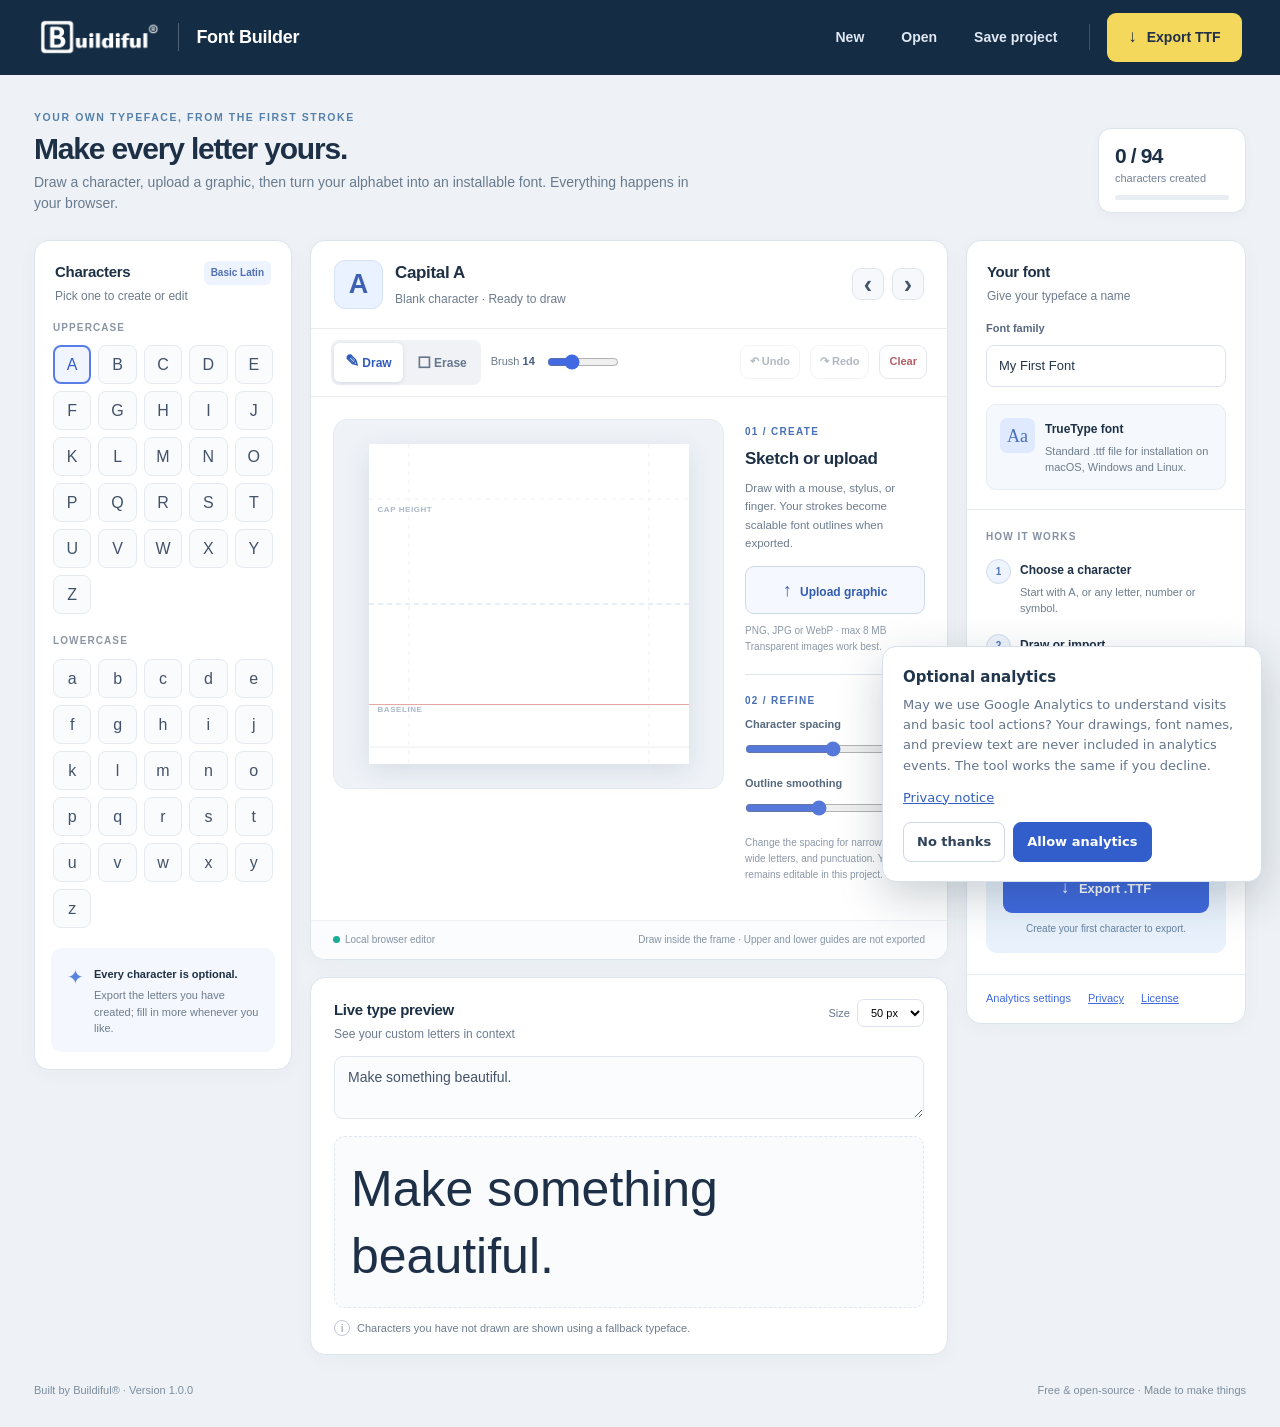
<file: index.html>
<!doctype html>
<html lang="en">
<head>
  <meta charset="utf-8">
  <meta name="viewport" content="width=device-width, initial-scale=1">
  <meta name="theme-color" content="#142d45">
  <meta name="description" content="Draw or upload your own letters, preview your custom typeface, and export an installable font — free, in your browser. Font Builder by Buildiful®.">
  <title>Font Builder by Buildiful®</title>
  <link rel="icon" type="image/x-icon" href="assets/favicon.ico">
  <link rel="icon" type="image/png" sizes="32x32" href="assets/favicon-32x32.png">
  <link rel="icon" type="image/png" sizes="16x16" href="assets/favicon-16x16.png">
  <link rel="apple-touch-icon" sizes="180x180" href="assets/apple-touch-icon.png">
  <link rel="stylesheet" href="styles.css">
  <script defer src="./buildiful-analytics-consent.js" data-measurement-id="G-TG14RBXLTF" data-tool-name="Font Builder" data-privacy-url="./privacy.html"></script>
  <script src="js/font-engine.js" defer></script>
  <script src="js/app.js" defer></script>
</head>
<body>
  <header class="topbar">
    <div class="brandgroup">
      <a class="logo-link" href="https://buildiful.com/" target="_blank" rel="noopener noreferrer" aria-label="Buildiful® website"><img src="assets/buildiful-logo-white.png" alt="Buildiful®" class="brandlogo"></a>
      <div class="branddivider" aria-hidden="true"></div>
      <div class="appname"><strong>Font Builder</strong></div>
    </div>
    <div class="header-actions">
      <button type="button" class="btn nav-dark" id="newProject">New</button>
      <button type="button" class="btn nav-dark" id="openProject">Open</button>
      <button type="button" class="btn nav-dark" id="saveProject">Save project</button>
      <span class="top-divider" aria-hidden="true"></span>
      <button type="button" class="btn export-btn" id="exportFont"><span aria-hidden="true">↓</span> Export TTF</button>
    </div>
  </header>

  <div class="page-intro">
    <div>
      <div class="eyebrow">YOUR OWN TYPEFACE, FROM THE FIRST STROKE</div>
      <h1>Make every letter yours.</h1>
      <p>Draw a character, upload a graphic, then turn your alphabet into an installable font. Everything happens in your browser.</p>
    </div>
    <div class="completion-badge"><span id="progressCount">0 / 94</span><small>characters created</small><div class="meter"><div class="meter-fill" id="progressFill"></div></div></div>
  </div>

  <main class="workspace">
    <aside class="panel glyph-panel" aria-label="Character set">
      <div class="panel-heading"><div><h2>Characters</h2><p>Pick one to create or edit</p></div><span class="soft-pill">Basic Latin</span></div>
      <div class="glyph-scroll" id="glyphGroups"></div>
      <div class="sidebar-tip"><span class="tip-dot">✦</span><div><strong>Every character is optional.</strong><p>Export the letters you have created; fill in more whenever you like.</p></div></div>
    </aside>

    <section class="main-area" aria-label="Glyph editor and preview">
      <div class="panel editor-panel">
        <div class="editor-title-row">
          <div class="editor-title"><span class="current-character" id="currentCharacter">A</span><div><h2 id="characterHeading">Capital A</h2><p id="characterStatus">Blank character · Ready to draw</p></div></div>
          <div class="editor-nav"><button class="iconbtn" id="previousChar" aria-label="Previous character" title="Previous character">‹</button><button class="iconbtn" id="nextChar" aria-label="Next character" title="Next character">›</button></div>
        </div>
        <div class="editor-toolbar">
          <div class="tool-switch" role="group" aria-label="Drawing tool"><button class="tool-btn active" id="drawTool" aria-pressed="true">✎ <span>Draw</span></button><button class="tool-btn" id="eraseTool" aria-pressed="false">◻ <span>Erase</span></button></div>
          <label class="range-label" for="brushSize">Brush <strong id="brushSizeOutput">14</strong></label><input type="range" min="2" max="42" value="14" id="brushSize" aria-label="Brush size">
          <span class="toolbar-spacer"></span>
          <button class="mini-btn" id="undoBtn" title="Undo drawing" aria-label="Undo">↶ Undo</button>
          <button class="mini-btn" id="redoBtn" title="Redo drawing" aria-label="Redo">↷ Redo</button>
          <button class="mini-btn danger" id="clearBtn">Clear</button>
        </div>
        <div class="draw-layout">
          <div class="paper-wrap" id="paperWrap">
            <div class="canvas-container">
              <canvas id="guideCanvas" width="320" height="320" aria-hidden="true"></canvas>
              <canvas id="glyphCanvas" width="320" height="320" aria-label="Draw the selected character using your mouse, finger, or stylus" tabindex="0"></canvas>
              <span class="canvas-label baseline-label">BASELINE</span><span class="canvas-label cap-label">CAP HEIGHT</span>
            </div>
          </div>
          <div class="editor-help">
            <div class="step-number">01 / CREATE</div>
            <h3>Sketch or upload</h3>
            <p>Draw with a mouse, stylus, or finger. Your strokes become scalable font outlines when exported.</p>
            <button type="button" class="btn upload-btn" id="uploadGraphic"><span aria-hidden="true">↑</span> Upload graphic</button>
            <p class="tiny-help">PNG, JPG or WebP · max 8 MB<br>Transparent images work best.</p>
            <div class="hint-separator"></div>
            <div class="step-number">02 / REFINE</div>
            <label class="setting-label" for="advanceWidth">Character spacing <span id="advanceValue">650</span></label>
            <input id="advanceWidth" type="range" min="220" max="1100" value="650" step="10">
            <label class="setting-label" for="smoothness">Outline smoothing <span id="smoothnessValue">2</span></label>
            <input id="smoothness" type="range" min="0" max="5" value="2" step="1">
            <p class="tiny-help">Change the spacing for narrow letters, wide letters, and punctuation. Your font remains editable in this project.</p>
          </div>
        </div>
        <div class="canvas-footer"><span><span class="status-dot"></span>Local browser editor</span><span>Draw inside the frame · Upper and lower guides are not exported</span></div>
      </div>
      <div class="panel preview-panel">
        <div class="preview-head"><div><h2>Live type preview</h2><p>See your custom letters in context</p></div><label class="size-setting">Size <select id="previewSize"><option value="36">36 px</option><option selected value="50">50 px</option><option value="68">68 px</option><option value="88">88 px</option></select></label></div>
        <label for="previewText" class="sr-only">Preview sample text</label>
        <textarea id="previewText" rows="2" spellcheck="false" placeholder="Type something to preview...">Make something beautiful.</textarea>
        <div class="type-preview" id="typePreview" aria-live="polite"></div>
        <p class="preview-note"><span class="small-round">i</span> Characters you have not drawn are shown using a fallback typeface.</p>
      </div>
    </section>

    <aside class="panel project-panel" aria-label="Font settings and export">
      <div class="panel-heading"><div><h2>Your font</h2><p>Give your typeface a name</p></div></div>
      <label for="fontName" class="setting-label strong">Font family</label>
      <input class="text-input" id="fontName" type="text" maxlength="60" value="My First Font" autocomplete="off" spellcheck="false" placeholder="e.g. Sunday Scribble">
      <div class="setting-card"><div class="setting-icon">Aa</div><div><strong>TrueType font</strong><p>Standard .ttf file for installation on macOS, Windows and Linux.</p></div></div>
      <hr>
      <div class="detail-title">HOW IT WORKS</div>
      <ol class="work-steps"><li><div><strong>Choose a character</strong><p>Start with A, or any letter, number or symbol.</p></div></li><li><div><strong>Draw or import</strong><p>Create black shapes on a transparent canvas.</p></div></li><li><div><strong>Preview and export</strong><p>Download a real installable font file.</p></div></li></ol>
      <div class="export-card"><strong>Your font, your rules.</strong><p>No account. No subscription. Your drawings stay on your device.</p><button type="button" class="btn export-wide" id="exportFontSide"><span aria-hidden="true">↓</span> Export .TTF</button><div class="export-small" id="exportSummary">Create your first character to export.</div></div>
      <div class="aside-bottom"><button class="text-link" id="analyticsSettings" type="button">Analytics settings</button><a href="privacy.html">Privacy</a><a href="LICENSE">License</a></div>
    </aside>
  </main>
  <footer class="site-footer"><span>Built by Buildiful® <span aria-hidden="true">·</span> Version 1.0.0</span><span>Free &amp; open-source <span aria-hidden="true">·</span> Made to make things</span></footer>
  <input type="file" id="imageInput" accept="image/png,image/jpeg,image/webp" hidden>
  <input type="file" id="projectInput" accept=".json,.fontbuilder.json,application/json" hidden>
  <div class="toast" id="toast" role="status" aria-live="polite"></div>
</body>
</html>
</file>
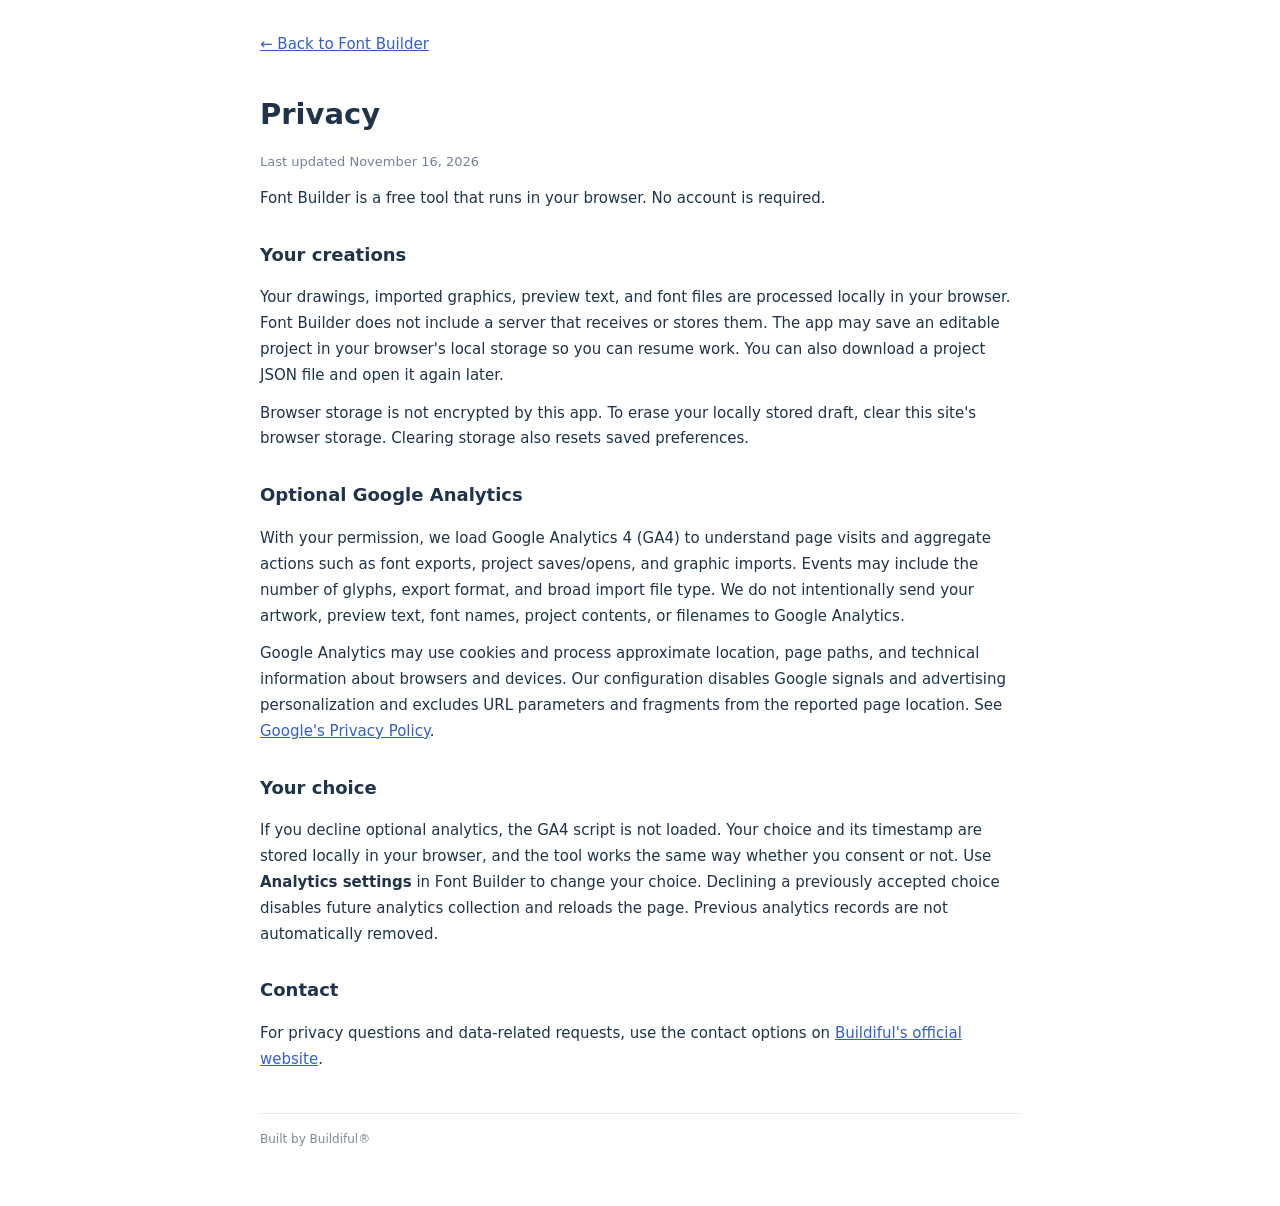
<file: privacy.html>
<!doctype html>
<html lang="en">
<head>
  <meta charset="utf-8">
  <meta name="viewport" content="width=device-width,initial-scale=1">
  <meta name="theme-color" content="#142d45">
  <meta name="description" content="Font Builder by Buildiful® — analytics and local data privacy notice.">
  <title>Privacy — Font Builder by Buildiful®</title>
  <link rel="icon" type="image/png" sizes="32x32" href="assets/favicon-32x32.png">
  <style>
    body{max-width:760px;margin:0 auto;padding:32px 24px 56px;color:#1f334a;font:15px/1.72 system-ui,-apple-system,sans-serif;background:#fff}
    a{color:#345fc4}h1{font-size:29px;line-height:1.2}h2{margin-top:28px;font-size:18px}
    p{margin:12px 0}.back{display:inline-block;margin:0 0 20px}.muted{color:#758296;font-size:13px}
    footer{margin-top:40px;border-top:1px solid #e4e9f0;padding-top:15px;color:#7b899a;font-size:12px}
  </style>
</head>
<body>
  <a class="back" href="index.html">← Back to Font Builder</a>
  <main>
    <h1>Privacy</h1>
    <p class="muted">Last updated November 16, 2026</p>
    <p>Font Builder is a free tool that runs in your browser. No account is required.</p>
    <h2>Your creations</h2>
    <p>Your drawings, imported graphics, preview text, and font files are processed locally in your browser. Font Builder does not include a server that receives or stores them. The app may save an editable project in your browser's local storage so you can resume work. You can also download a project JSON file and open it again later.</p>
    <p>Browser storage is not encrypted by this app. To erase your locally stored draft, clear this site's browser storage. Clearing storage also resets saved preferences.</p>
    <h2>Optional Google Analytics</h2>
    <p>With your permission, we load Google Analytics 4 (GA4) to understand page visits and aggregate actions such as font exports, project saves/opens, and graphic imports. Events may include the number of glyphs, export format, and broad import file type. We do not intentionally send your artwork, preview text, font names, project contents, or filenames to Google Analytics.</p>
    <p>Google Analytics may use cookies and process approximate location, page paths, and technical information about browsers and devices. Our configuration disables Google signals and advertising personalization and excludes URL parameters and fragments from the reported page location. See <a href="https://policies.google.com/privacy" target="_blank" rel="noopener noreferrer">Google's Privacy Policy</a>.</p>
    <h2>Your choice</h2>
    <p>If you decline optional analytics, the GA4 script is not loaded. Your choice and its timestamp are stored locally in your browser, and the tool works the same way whether you consent or not. Use <strong>Analytics settings</strong> in Font Builder to change your choice. Declining a previously accepted choice disables future analytics collection and reloads the page. Previous analytics records are not automatically removed.</p>
    <h2>Contact</h2>
    <p>For privacy questions and data-related requests, use the contact options on <a href="https://buildiful.com/" target="_blank" rel="noopener noreferrer">Buildiful's official website</a>.</p>
  </main>
  <footer>Built by Buildiful®</footer>
</body>
</html>
</file>
<file: styles.css>
:root{--navy:#142d45;--navy2:#1c3951;--blue:#4169e1;--text:#1d3045;--sub:#6d7c8e;--line:#dce4ec;--wash:#f2f5f9;--white:#fff;--mint:#19ad97}
*{box-sizing:border-box}html{scroll-behavior:smooth}body{margin:0;font:14px/1.45 -apple-system,BlinkMacSystemFont,"Segoe UI",Inter,Roboto,Arial,sans-serif;color:var(--text);background:#eef2f6}button,input,select,textarea{font:inherit}button{cursor:pointer}button:disabled{opacity:.45;cursor:not-allowed}a{color:var(--blue)}.sr-only{position:absolute;width:1px;height:1px;overflow:hidden;clip:rect(0,0,0,0);white-space:nowrap}.topbar{min-height:70px;background:var(--navy);color:white;display:flex;align-items:center;justify-content:space-between;gap:16px;padding:13px clamp(18px,3vw,44px)}.brandgroup,.header-actions{display:flex;align-items:center;gap:17px}.logo-link{line-height:0;display:block}.brandlogo{width:123px;height:auto;display:block}.branddivider{height:28px;width:1px;background:rgba(255,255,255,.25)}.appname{font-size:18px;letter-spacing:-.015em}.header-actions{gap:7px}.btn,.mini-btn,.iconbtn{border:1px solid transparent;border-radius:9px;font-weight:650;transition:background .15s,border-color .15s,transform .1s}.btn:active,.mini-btn:active,.iconbtn:active{transform:translateY(1px)}.nav-dark{padding:10px 14px;color:#e0e8f4;background:transparent}.nav-dark:hover{background:rgba(255,255,255,.09)}.top-divider{height:26px;width:1px;background:#3c5367;margin:0 10px}.export-btn{background:#f4d85c;color:#213049;padding:11px 20px}.export-btn:hover{background:#ffe982}.export-btn span,.export-wide span{font-size:17px;margin-right:6px}.page-intro{max-width:1540px;padding:35px 34px 27px;margin:auto;display:flex;align-items:end;justify-content:space-between;gap:25px}.eyebrow{font-size:10.5px;font-weight:800;letter-spacing:.15em;color:#5580ab}.page-intro h1{margin:7px 0 6px;font-size:30px;letter-spacing:-.04em;line-height:1.15}.page-intro p{margin:0;max-width:660px;color:#687a8e;font-size:14px}.completion-badge{background:#fff;border:1px solid var(--line);box-shadow:0 3px 12px #0f294108;padding:12px 16px;border-radius:13px;min-width:148px}.completion-badge span{display:block;font-size:21px;font-weight:800;letter-spacing:-.04em}.completion-badge small{color:#748298;font-size:11px;display:block;margin-bottom:8px}.meter{height:5px;border-radius:8px;background:#e9eef4;overflow:hidden}.meter-fill{height:100%;width:0;background:#5b84e8;transition:width .3s}.workspace{max-width:1540px;margin:0 auto;padding:0 34px 28px;display:grid;grid-template-columns:minmax(210px,258px) minmax(465px,1fr) minmax(232px,280px);align-items:start;gap:18px}.panel{background:#fff;border:1px solid var(--line);border-radius:15px;box-shadow:0 4px 21px #14304708;overflow:hidden}.panel-heading{padding:20px 20px 16px;display:flex;align-items:start;justify-content:space-between;gap:8px}.panel h2{font-size:15px;letter-spacing:-.02em;margin:0 0 4px}.panel p{margin:0;color:var(--sub);font-size:12px;line-height:1.5}.soft-pill{white-space:nowrap;background:#edf3ff;color:#5170b3;font-size:10px;padding:5px 7px;border-radius:6px;font-weight:750}.glyph-panel{display:flex;flex-direction:column;max-height:830px}.glyph-scroll{overflow-y:auto;min-height:420px;padding:0 18px 12px}.glyph-section{margin:0 0 20px}.glyph-section h3{margin:0 0 10px;font-size:10px;font-weight:800;text-transform:uppercase;color:#8b96a4;letter-spacing:.11em}.glyph-grid{display:grid;grid-template-columns:repeat(5,minmax(0,1fr));gap:7px}.glyph-cell{position:relative;display:flex;align-items:center;justify-content:center;height:39px;background:#fafbfd;border:1px solid #e5eaf0;border-radius:8px;font-size:16px;color:#425269;font-weight:500;transition:background .1s,border-color .1s}.glyph-cell:hover{background:#edf2fb;border-color:#9fb5e6}.glyph-cell.selected{border:2px solid #587de7;color:#315cc7;background:#f0f5ff}.glyph-cell.done::after{content:"";position:absolute;right:4px;top:4px;width:5px;height:5px;background:var(--mint);border-radius:50%}.glyph-cell canvas{position:absolute;inset:3px;width:calc(100% - 6px);height:calc(100% - 6px);object-fit:contain;pointer-events:none}.glyph-cell .glyph-label{z-index:1}.glyph-cell.done .glyph-label{opacity:0}.sidebar-tip{padding:15px 16px;margin:0 16px 17px;background:#f4f7fd;border-radius:10px;display:flex;align-items:flex-start;gap:10px}.sidebar-tip strong{font-size:11px}.sidebar-tip p{font-size:11px;margin-top:4px}.tip-dot{font-size:20px;color:#5984dd}.main-area{display:flex;flex-direction:column;gap:17px;min-width:0}.editor-title-row{padding:19px 23px;display:flex;align-items:center;justify-content:space-between}.editor-title{display:flex;align-items:center;gap:12px}.current-character{display:grid;place-items:center;background:#eaf1ff;border:1px solid #d6e2fa;color:#3c61b3;width:49px;height:49px;border-radius:11px;font-size:27px;font-weight:650}.editor-title h2{font-size:17px}.editor-title p{font-size:12px}.editor-nav{display:flex;gap:8px}.iconbtn{background:#f6f8fb;border:1px solid #e0e5ec;font-size:25px;line-height:1;width:32px;height:32px;color:#43556c}.editor-toolbar{border-top:1px solid #e9edf2;border-bottom:1px solid #e9edf2;padding:11px 20px;display:flex;align-items:center;gap:10px;flex-wrap:wrap}.tool-switch{display:flex;gap:3px;background:#f0f2f6;padding:3px;border-radius:8px}.tool-btn{border:0;padding:7px 11px;border-radius:6px;background:transparent;color:#65768d;font-weight:650;font-size:12px}.tool-btn.active{background:white;color:#2e5bbb;box-shadow:0 1px 4px #172f4920}.tool-btn:first-letter{font-size:17px}.range-label{white-space:nowrap;font-size:11px;color:#6b798b}.range-label strong{color:#415b81}.editor-toolbar input[type=range]{width:72px;accent-color:var(--blue)}.toolbar-spacer{flex:1}.mini-btn{border:1px solid #e3e7ed;background:white;color:#55657a;padding:8px 9px;font-size:11px}.mini-btn:hover{background:#f3f6fa}.mini-btn.danger{color:#b45e64}.draw-layout{padding:22px;display:grid;grid-template-columns:minmax(0,1fr) 180px;gap:21px;align-items:start}.paper-wrap{display:flex;align-items:center;justify-content:center;background:#eff3f8;border:1px solid #e5ebf2;border-radius:14px;min-height:370px;padding:20px 12px}.canvas-container{position:relative;width:min(320px,100%);aspect-ratio:1/1;box-shadow:0 7px 25px #1e3a571c;background:#fff;touch-action:none;user-select:none}.canvas-container canvas{position:absolute;inset:0;width:100%;height:100%;touch-action:none}.canvas-container #glyphCanvas{cursor:crosshair}.canvas-label{position:absolute;left:9px;color:#a9b9c9;letter-spacing:.07em;font-size:8px;font-weight:700;pointer-events:none}.baseline-label{top:81.5%}.cap-label{top:18.8%}.editor-help{padding:6px 0}.step-number{font-size:10px;font-weight:850;color:#4770b6;letter-spacing:.13em;margin-bottom:8px}.editor-help h3{margin:0 0 7px;font-size:17px;letter-spacing:-.02em}.editor-help p{font-size:11.5px;line-height:1.6;margin-bottom:14px}.upload-btn{border-color:#cdd7ed;color:#345db1;background:#f5f8ff;padding:10px 12px;width:100%;font-size:12px}.upload-btn:hover{background:#e9f1ff}.upload-btn span{font-size:18px;margin-right:5px}.editor-help .tiny-help{font-size:10px;color:#8c98a8;margin:9px 0}.hint-separator{border-top:1px solid var(--line);margin:19px 0}.setting-label{display:block;font-size:11px;font-weight:650;color:#56687e;margin:0 0 8px}.setting-label span{float:right;font-variant-numeric:tabular-nums;color:#294f99}.editor-help input[type=range]{display:block;accent-color:#5578da;width:100%;margin:0 0 19px}.canvas-footer{display:flex;justify-content:space-between;gap:12px;padding:12px 22px;background:#fbfcfe;border-top:1px solid #eef1f5;font-size:10px;color:#8593a4}.canvas-footer .status-dot{display:inline-block;border-radius:50%;background:var(--mint);width:7px;height:7px;margin-right:5px}.preview-panel{padding:21px 23px 18px}.preview-head{display:flex;align-items:start;justify-content:space-between;gap:10px;margin-bottom:13px}.preview-head h2{font-size:15px}.size-setting{font-size:11px;color:#65748b;white-space:nowrap}.size-setting select{border:1px solid #dce3ee;padding:6px 9px;border-radius:7px;background:#fff;margin-left:4px}.preview-panel textarea{width:100%;border:1px solid #e1e7ef;border-radius:9px;resize:vertical;min-height:58px;padding:10px 13px;color:#445368;background:#fbfcfe;outline:none}.preview-panel textarea:focus,.text-input:focus{border-color:#6792ed;box-shadow:0 0 0 3px #5e86e51f}.type-preview{margin-top:12px;background:#fafbfd;border:1px dashed #dee6f0;border-radius:10px;padding:19px 16px 16px;min-height:96px;overflow-wrap:anywhere;white-space:pre-wrap;line-height:1.35;font-family:Arial,sans-serif;font-size:50px;color:#1e3047}.preview-note{display:flex;align-items:center;gap:7px;margin-top:12px!important;font-size:11px!important}.small-round{display:inline-grid;place-items:center;width:16px;height:16px;border-radius:50%;border:1px solid #bfcada;color:#7a899b;font-size:10px}.project-panel{padding-bottom:0}.project-panel>.panel-heading{padding-bottom:10px}.project-panel>.setting-label,.project-panel>.text-input,.project-panel>.setting-card,.project-panel>.detail-title,.project-panel>.work-steps,.project-panel>.export-card{margin-left:19px;margin-right:19px}.project-panel .setting-label.strong{margin-top:6px}.text-input{width:calc(100% - 38px);border:1px solid #dbe3ed;border-radius:8px;padding:11px 12px;outline:none;font-size:13px;color:#24374b}.setting-card{display:flex;gap:10px;padding:13px;background:#f5f8fc;border:1px solid #e5ebf3;border-radius:10px;margin-top:17px!important;margin-bottom:19px!important}.setting-card strong{font-size:12px}.setting-card p{margin-top:4px;font-size:11px}.setting-icon{border-radius:7px;background:#dfe9ff;color:#4871ba;display:grid;place-items:center;width:35px;height:35px;flex:none;font-family:Georgia,serif;font-size:18px}.project-panel hr{border:0;border-top:1px solid #e8edf3;margin:0 0 20px}.detail-title{font-size:10px;font-weight:850;color:#8391a3;letter-spacing:.11em;margin-bottom:15px}.work-steps{counter-reset:step;list-style:none;padding:0 0 0 34px;position:relative}.work-steps li{position:relative;margin-bottom:17px}.work-steps li::before{content:counter(step);counter-increment:step;position:absolute;left:-34px;top:0;display:grid;place-items:center;border:1px solid #cfdbed;background:#eef4fd;color:#4d73b8;width:23px;height:23px;border-radius:50%;font-size:10px;font-weight:750}.work-steps li strong{font-size:12px}.work-steps li p{font-size:11px;margin-top:4px}.export-card{background:#e9f2fc;padding:17px;border-radius:11px;margin-top:23px!important;margin-bottom:21px!important}.export-card strong{font-size:13px}.export-card p{font-size:11px;margin:6px 0 15px}.export-wide{background:#416ade;color:#fff;width:100%;padding:11px;font-size:13px}.export-wide:hover{background:#315bd0}.export-small{text-align:center;font-size:10px;color:#6382a6;margin-top:9px}.aside-bottom{border-top:1px solid #e8edf3;padding:16px 19px;display:flex;gap:17px;font-size:11px}.text-link{border:0;padding:0;color:var(--blue);background:transparent;font-size:11px}.site-footer{max-width:1540px;padding:0 34px 28px;margin:auto;color:#7b8c9e;display:flex;align-items:center;justify-content:space-between;font-size:11px;gap:12px}.toast{position:fixed;bottom:25px;left:50%;transform:translate(-50%,30px);opacity:0;pointer-events:none;z-index:20;background:#19334b;color:white;border-radius:10px;box-shadow:0 10px 25px #1a2e4433;padding:12px 18px;transition:opacity .2s,transform .2s;max-width:min(90vw,540px);text-align:center}.toast.show{opacity:1;transform:translate(-50%,0)}@media(max-width:1200px){.workspace{grid-template-columns:210px minmax(430px,1fr)}.project-panel{grid-column:2}.glyph-panel{grid-row:1 / span 2}.project-panel{display:grid;grid-template-columns:1fr 1fr;gap:0 14px}.project-panel>.panel-heading,.project-panel>.setting-label,.project-panel>.text-input,.project-panel>.setting-card,.project-panel>hr{grid-column:1}.project-panel>.detail-title,.project-panel>.work-steps,.project-panel>.export-card{grid-column:2}.project-panel>.detail-title{grid-row:1;align-self:end}.project-panel>.work-steps{grid-row:2 / span 3}.project-panel>.export-card{grid-row:5}.project-panel .aside-bottom{grid-column:1 / -1}}@media(max-width:820px){.topbar{padding:12px 16px;flex-wrap:wrap}.header-actions{width:100%;justify-content:flex-end}.page-intro{padding:28px 16px 18px}.page-intro h1{font-size:26px}.workspace{padding:0 16px 22px;display:flex;flex-direction:column}.glyph-panel,.main-area,.project-panel{width:100%;max-height:none}.glyph-scroll{min-height:auto;max-height:220px}.glyph-grid{grid-template-columns:repeat(10,minmax(0,1fr))}.sidebar-tip{display:none}.project-panel{display:block}.draw-layout{grid-template-columns:minmax(0,1fr) 165px}.site-footer{padding:0 16px 28px}}@media(max-width:600px){.header-actions{gap:2px;justify-content:space-between}.nav-dark{padding:9px 7px;font-size:12px}.export-btn{padding:9px 11px;font-size:12px}.top-divider{margin:0 3px}.page-intro{align-items:start}.page-intro h1{font-size:23px}.page-intro p{font-size:12px}.completion-badge{padding:9px 10px;min-width:93px}.completion-badge span{font-size:16px}.completion-badge small{font-size:9px}.draw-layout{display:flex;flex-direction:column;padding:12px}.paper-wrap{width:100%;min-height:0;padding:12px}.editor-help{width:100%;display:grid;grid-template-columns:1fr 1fr;column-gap:16px}.editor-help>.hint-separator{grid-column:1/-1;margin:3px 0 12px}.editor-help .step-number{grid-column:1/-1}.editor-help>h3,.editor-help>.upload-btn{grid-column:1}.editor-help>p{grid-column:2}.editor-help>.setting-label,.editor-help>input{grid-column:1/-1}.canvas-footer{display:none}.glyph-grid{grid-template-columns:repeat(8,minmax(0,1fr))}.site-footer{flex-direction:column;align-items:start}.editor-toolbar{gap:6px;padding:10px}.mini-btn{padding:7px}.preview-panel{padding:16px}.brandlogo{width:112px}.appname{font-size:16px}}
</file>
